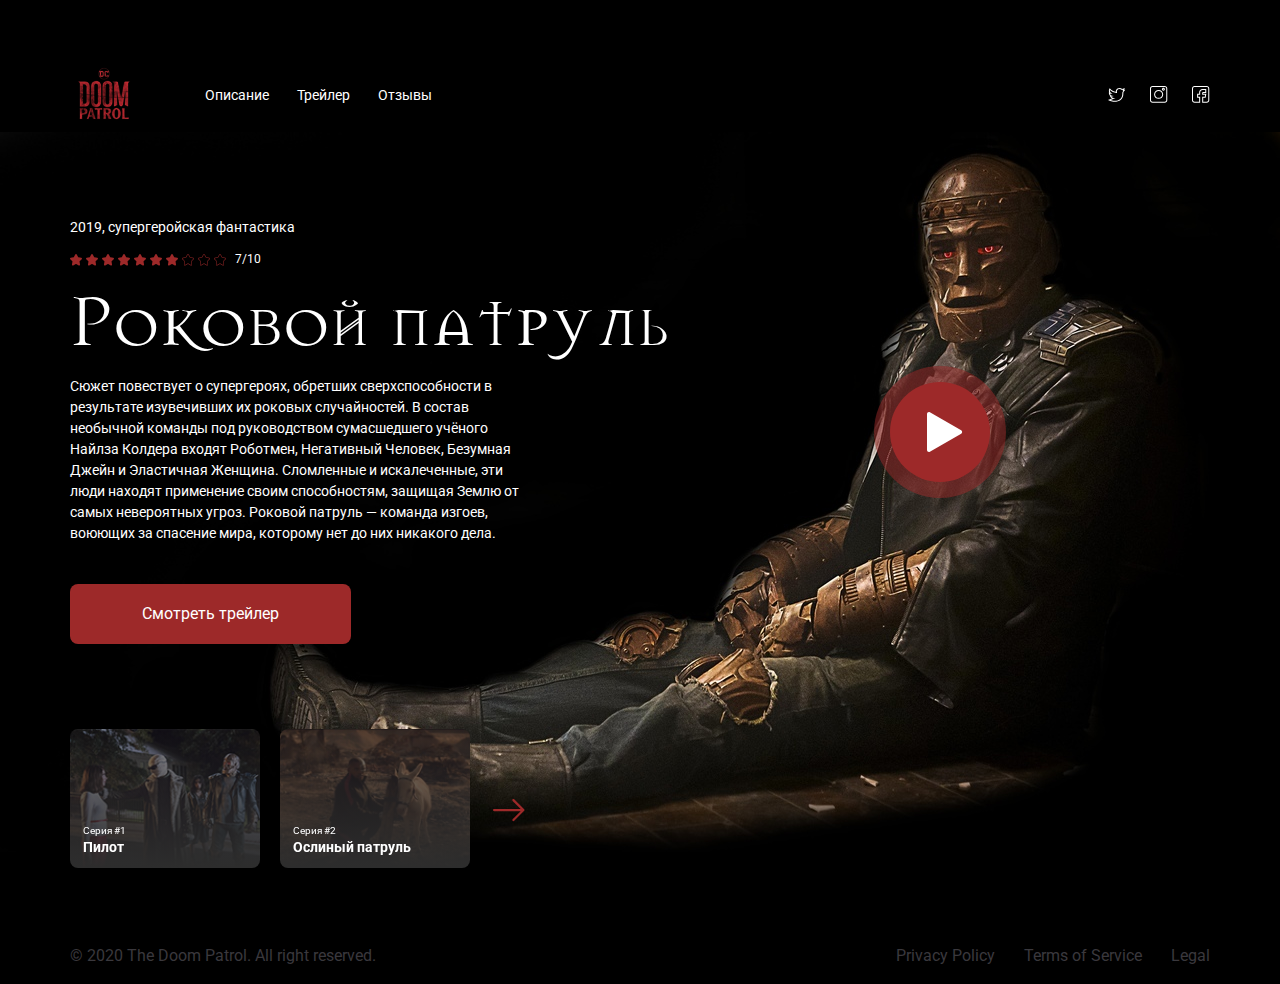
<file: index.html>
<!DOCTYPE html>
<html lang="ru">
<head>
    <meta charset="UTF-8">
    <meta name="viewport" content="width=device-width, initial-scale=1.0">
    <meta http-equiv="X-UA-Compatible" content="ie=edge">
    <title>Роковой патруль - неофициальный сайт сериала</title>
    <link href="https://fonts.googleapis.com/css?family=Roboto:400,700&display=swap&subset=cyrillic" rel="stylesheet">
    <link rel="stylesheet" href="css/reset.css">
    <link rel="stylesheet" href="./css/swiper.min.css">
    <link rel="stylesheet" href="css/jquery.fancybox.min.css">
    <link rel="stylesheet" href="css/style.css">
    <link rel="stylesheet" href="css/animate.css">
</head>
<body>

<header>

<div class="container">


<div class="header">
    <img src="img\partrol2.png" alt="логотип Роковой Патруль" class="logo">
    <nav class="menu-list">
        <a href="#" class="menu-link">Описание</a>
        <a href="#" class="menu-link">Трейлер</a>
        <a href="#" class="menu-link">Отзывы</a>
    </nav>

    <div class="social">
        <a href="#" class="social-link"><img src="img\social\twitter.svg" alt="twitter"></a>
        <a href="#" class="social-link"><img src="img\social\instagram.svg" alt="instagram"></a>
        <a href="#" class="social-link"><img src="img\social\facebook.svg" alt="facebook"></a>
    </div>
    <!-- /.social -->

</div>
<!-- /.header -->
<div class="menu-button"></div>
</div>
<!-- /.container -->

</header>

<main>
    <div class="container">
     <div class="main-content">
         <div class="content">
            <span class="genre animated fadeInRight">2019, супергеройская фантастика</span>

            <div class="rating animated fadeInRight">
                <div class="rating-stars">
                    <img src="img/star.svg" alt="star" class="star">
                    <img src="img/star.svg" alt="star" class="star">
                    <img src="img/star.svg" alt="star" class="star">
                    <img src="img/star.svg" alt="star" class="star">
                    <img src="img/star.svg" alt="star" class="star">
                    <img src="img/star.svg" alt="star" class="star">
                    <img src="img/star.svg" alt="star" class="star">
                    <img src="img/star-o.svg" alt="star-o" class="star">
                    <img src="img/star-o.svg" alt="star-o" class="star">
                    <img src="img/star-o.svg" alt="star-o" class="star">
                </div>
                <div class="rating-number ">7/10</div>
            </div>
            <!-- /.rating -->

            <h1 class="main-title animated fadeInRight">Роковой патруль</h1>

            <p class="main-description animated fadeInRight">
                Сюжет повествует о супергероях, обретших сверхспособности в результате изувечивших их роковых случайностей. В состав необычной команды под руководством сумасшедшего учёного Найлза Колдера входят Роботмен, Негативный Человек, Безумная Джейн и Эластичная Женщина. Сломленные и искалеченные, эти люди находят применение своим способностям, защищая Землю от самых невероятных угроз. Роковой патруль — команда изгоев, воюющих за спасение мира, которому нет до них никакого дела.  
            </p>
            
            <a data-fancybox href="https://www.youtube.com/watch?v=Zf_dxuICdPk" class="button animated fadeInRight">Смотреть трейлер</a>

         </div>
         <!-- /.content -->
         <button class="play">
             <a href="https://rezka.ag/series/drama/29976-rokovoy-patrul-2019.html#t:1-s:1-e:6" class="play-img"><img src="img/play.svg" alt="play"></a>
         </button>
         <!-- /.play -->
     </div>
     <!-- /.main-content --> 

<div class="series">
    <div class="swiper-container">
        <div class="swiper-wrapper">
            <div class="swiper-slide">
                <div class="card series-1">
                    <span class="card-subtitle">Серия #1</span>
                    <h2 class="card-title">Пилот</h2>
                </div>
            </div>
            <div class="swiper-slide">
                <div class="card series-2">
                    <span class="card-subtitle">Серия #2</span>
                    <h2 class="card-title">Ослиный патруль</h2>
                </div>
            </div>
            <div class="swiper-slide">
                <div class="card series-3">
                    <span class="card-subtitle">Серия #3</span>
                    <h2 class="card-title">Марионеточный патруль</h2>
                </div>
            </div>
            <div class="swiper-slide">
                <div class="card series-4">
                    <span class="card-subtitle">Серия #4</span>
                    <h2 class="card-title">Культовый патруль</h2>
                </div>
            </div>
            <div class="swiper-slide">
                <div class="card series-5">
                    <span class="card-subtitle">Серия #5</span>
                    <h2 class="card-title">Мохнатый патруль</h2>
                </div>
            </div>
            <div class="swiper-slide">
                <div class="card series-6">
                    <span class="card-subtitle">Серия #6</span>
                    <h2 class="card-title">Роковопатрульный патруль</h2>
                </div>
            </div>
            <div class="swiper-slide">
                <div class="card series-2">
                    <span class="card-subtitle">Серия #7</span>
                    <h2 class="card-title">Терапевтический патруль</h2>
                </div>
            </div>
            <div class="swiper-slide">
                <div class="card series-2">
                    <span class="card-subtitle">Серия #8</span>
                    <h2 class="card-title">Дэнни-патруль</h2>
                </div>
            </div>
            <div class="swiper-slide">
                <div class="card series-2">
                    <span class="card-subtitle">Серия #9</span>
                    <h2 class="card-title">Джейн-патруль</h2>
                </div>
            </div>
            <div class="swiper-slide">
                <div class="card series-2">
                    <span class="card-subtitle">Серия #10</span>
                    <h2 class="card-title">Волосяной патруль</h2>
                </div>
            </div>
            <div class="swiper-slide">
                <div class="card series-2">
                    <span class="card-subtitle">Серия #11</span>
                    <h2 class="card-title">Крокодилий патруль</h2>
                </div>
            </div>
            <div class="swiper-slide">
                <div class="card series-2">
                    <span class="card-subtitle">Серия #12</span>
                    <h2 class="card-title">Киборг-патруль</h2>
                </div>
            </div>
            <div class="swiper-slide">
                <div class="card series-2">
                    <span class="card-subtitle">Серия #13</span>
                    <h2 class="card-title">Кач-патруль</h2>
                </div>
            </div>
            <div class="swiper-slide">
                <div class="card series-2">
                    <span class="card-subtitle">Серия #14</span>
                    <h2 class="card-title">Предпоследний патруль</h2>
                </div>
            </div>
            <div class="swiper-slide">
                <div class="card series-2">
                    <span class="card-subtitle">Серия #15</span>
                    <h2 class="card-title">Тараканий патруль</h2>
                </div>
            </div>

        </div>
        
    </div>
        <button class="arrow"></button>
</div>

    </div>
    <!-- /.container -->
</main>

<footer class="footer">
    <div class="container">
        <div class="footer-content">
            <div class="left">
                <span class="copyright">© 2020 The Doom Patrol. All right reserved.</span>
            </div>
            <!-- /.left -->
            <div class="right">
                <nav class="footer-menu">
                    <a href="#" class="footer-link">Privacy Policy</a>
                    <a href="#" class="footer-link">Terms of Service</a>
                    <a href="#" class="footer-link">Legal</a>
                </nav>
            </div>
            <!-- /.right -->
        </div>
        <!-- /.footer-content -->
    </div>
    <!-- /.container -->
</footer>

<script src="https://cdn.jsdelivr.net/npm/jquery@3.4.1/dist/jquery.min.js"></script>
<script src="js/jquery.fancybox.min.js"></script>
<script src="js/swiper.min.js"></script>
<script src="js/main.js"></script>

    
</body>
</html>
</file>
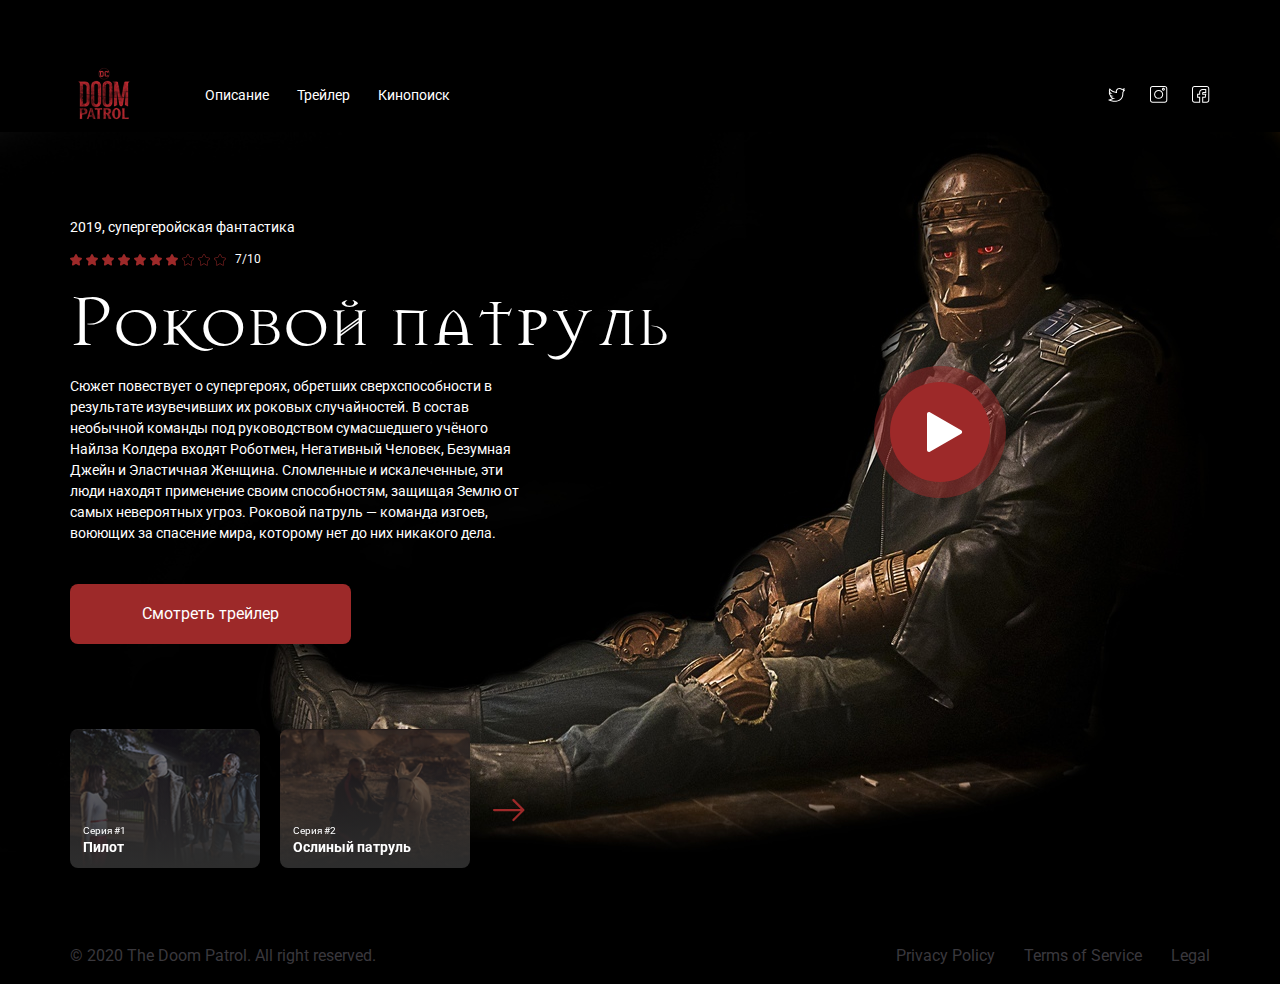
<file: MySite 2/index.html>
<!DOCTYPE html>
<html lang="ru">
<head>
    <meta charset="UTF-8">
    <meta name="viewport" content="width=device-width, initial-scale=1.0">
    <meta http-equiv="X-UA-Compatible" content="ie=edge">
    <title>Роковой патруль - неофициальный сайт сериала</title>
    <link href="https://fonts.googleapis.com/css?family=Roboto:400,700&display=swap&subset=cyrillic" rel="stylesheet">
    <link rel="stylesheet" href="css/reset.css">
    <link rel="stylesheet" href="./css/swiper.min.css">
    <link rel="stylesheet" href="css/jquery.fancybox.min.css">
    <link rel="stylesheet" href="css/style.css">
    <link rel="stylesheet" href="css/animate.css">
</head>
<body>

<header>

<div class="container">


<div class="header">
    <img src="img\partrol2.png" alt="логотип Роковой Патруль" class="logo">
    <nav class="menu-list">
        <a href="https://ru.wikipedia.org/wiki/%D0%A0%D0%BE%D0%BA%D0%BE%D0%B2%D0%BE%D0%B9_%D0%BF%D0%B0%D1%82%D1%80%D1%83%D0%BB%D1%8C_(%D1%82%D0%B5%D0%BB%D0%B5%D1%81%D0%B5%D1%80%D0%B8%D0%B0%D0%BB)" class="menu-link">Описание</a>
        <a data-fancybox href="https://www.youtube.com/watch?v=Zf_dxuICdPk" class="menu-link">Трейлер</a>
        <a href="https://www.kinopoisk.ru/film/1144179/" class="menu-link">Кинопоиск</a>
    </nav>

    <div class="social">
        <a href="https://vk.com/iloveyoumyfire" class="social-link"><img src="img\social\twitter.svg" alt="twitter"></a>
        <a href="https://vk.com/iloveyoumyfire" class="social-link"><img src="img\social\instagram.svg" alt="instagram"></a>
        <a href="https://vk.com/iloveyoumyfire" class="social-link"><img src="img\social\facebook.svg" alt="facebook"></a>
    </div>
    <!-- /.social -->

</div>
<!-- /.header -->
<div class="menu-button"></div>
</div>
<!-- /.container -->

</header>

<main>
    <div class="container">
     <div class="main-content">
         <div class="content">
            <span class="genre animated fadeInRight">2019, супергеройская фантастика</span>

            <div class="rating animated fadeInRight">
                <div class="rating-stars">
                    <img src="img/star.svg" alt="star" class="star">
                    <img src="img/star.svg" alt="star" class="star">
                    <img src="img/star.svg" alt="star" class="star">
                    <img src="img/star.svg" alt="star" class="star">
                    <img src="img/star.svg" alt="star" class="star">
                    <img src="img/star.svg" alt="star" class="star">
                    <img src="img/star.svg" alt="star" class="star">
                    <img src="img/star-o.svg" alt="star-o" class="star">
                    <img src="img/star-o.svg" alt="star-o" class="star">
                    <img src="img/star-o.svg" alt="star-o" class="star">
                </div>
                <div class="rating-number ">7/10</div>
            </div>
            <!-- /.rating -->

            <h1 class="main-title animated fadeInRight">Роковой патруль</h1>

            <p class="main-description animated fadeInRight">
                Сюжет повествует о супергероях, обретших сверхспособности в результате изувечивших их роковых случайностей. В состав необычной команды под руководством сумасшедшего учёного Найлза Колдера входят Роботмен, Негативный Человек, Безумная Джейн и Эластичная Женщина. Сломленные и искалеченные, эти люди находят применение своим способностям, защищая Землю от самых невероятных угроз. Роковой патруль — команда изгоев, воюющих за спасение мира, которому нет до них никакого дела.  
            </p>
            
            <a data-fancybox href="https://www.youtube.com/watch?v=Zf_dxuICdPk" class="button animated fadeInRight">Смотреть трейлер</a>

         </div>
         <!-- /.content -->
         <button class="play">
             <a href="https://api1577303211.embedstorage.net/embed/movie/5913" class="play-img"><img src="img/play.svg" alt="play"></a>
         </button>
         <!-- /.play -->
     </div>
     <!-- /.main-content --> 

<div class="series">
    <div class="swiper-container">
        <div class="swiper-wrapper">
            <div class="swiper-slide">
                <div class="card series-1">
                    <span class="card-subtitle">Серия #1</span>
                    <h2 class="card-title">Пилот</h2>
                </div>
            </div>
            <div class="swiper-slide">
                <div class="card series-2">
                    <span class="card-subtitle">Серия #2</span>
                    <h2 class="card-title">Ослиный патруль</h2>
                </div>
            </div>
            <div class="swiper-slide">
                <div class="card series-3">
                    <span class="card-subtitle">Серия #3</span>
                    <h2 class="card-title">Марионеточный патруль</h2>
                </div>
            </div>
            <div class="swiper-slide">
                <div class="card series-4">
                    <span class="card-subtitle">Серия #4</span>
                    <h2 class="card-title">Культовый патруль</h2>
                </div>
            </div>
            <div class="swiper-slide">
                <div class="card series-5">
                    <span class="card-subtitle">Серия #5</span>
                    <h2 class="card-title">Мохнатый патруль</h2>
                </div>
            </div>
            <div class="swiper-slide">
                <div class="card series-6">
                    <span class="card-subtitle">Серия #6</span>
                    <h2 class="card-title">Роковопатрульный патруль</h2>
                </div>
            </div>
            <div class="swiper-slide">
                <div class="card series-2">
                    <span class="card-subtitle">Серия #7</span>
                    <h2 class="card-title">Терапевтический патруль</h2>
                </div>
            </div>
            <div class="swiper-slide">
                <div class="card series-2">
                    <span class="card-subtitle">Серия #8</span>
                    <h2 class="card-title">Дэнни-патруль</h2>
                </div>
            </div>
            <div class="swiper-slide">
                <div class="card series-2">
                    <span class="card-subtitle">Серия #9</span>
                    <h2 class="card-title">Джейн-патруль</h2>
                </div>
            </div>
            <div class="swiper-slide">
                <div class="card series-2">
                    <span class="card-subtitle">Серия #10</span>
                    <h2 class="card-title">Волосяной патруль</h2>
                </div>
            </div>
            <div class="swiper-slide">
                <div class="card series-2">
                    <span class="card-subtitle">Серия #11</span>
                    <h2 class="card-title">Крокодилий патруль</h2>
                </div>
            </div>
            <div class="swiper-slide">
                <div class="card series-2">
                    <span class="card-subtitle">Серия #12</span>
                    <h2 class="card-title">Киборг-патруль</h2>
                </div>
            </div>
            <div class="swiper-slide">
                <div class="card series-2">
                    <span class="card-subtitle">Серия #13</span>
                    <h2 class="card-title">Кач-патруль</h2>
                </div>
            </div>
            <div class="swiper-slide">
                <div class="card series-2">
                    <span class="card-subtitle">Серия #14</span>
                    <h2 class="card-title">Предпоследний патруль</h2>
                </div>
            </div>
            <div class="swiper-slide">
                <div class="card series-2">
                    <span class="card-subtitle">Серия #15</span>
                    <h2 class="card-title">Тараканий патруль</h2>
                </div>
            </div>

        </div>
        
    </div>
        <button class="arrow"></button>
</div>

    </div>
    <!-- /.container -->
</main>

<footer class="footer">
    <div class="container">
        <div class="footer-content">
            <div class="left">
                <span class="copyright">© 2020 The Doom Patrol. All right reserved.</span>
            </div>
            <!-- /.left -->
            <div class="right">
                <nav class="footer-menu">
                    <a href="#" class="footer-link">Privacy Policy</a>
                    <a href="#" class="footer-link">Terms of Service</a>
                    <a href="#" class="footer-link">Legal</a>
                </nav>
            </div>
            <!-- /.right -->
        </div>
        <!-- /.footer-content -->
    </div>
    <!-- /.container -->
</footer>

<script src="https://cdn.jsdelivr.net/npm/jquery@3.4.1/dist/jquery.min.js"></script>
<script src="js/jquery.fancybox.min.js"></script>
<script src="js/swiper.min.js"></script>
<script src="js/main.js"></script>

    
</body>
</html>
</file>
<file: css/style.css>
@font-face {
    font-family: 'MasonChronicles';
    src: url('../fonts/MasonChronicles.woff') format('woff'),
         url('../fonts/MasonChronicles.woff2') format('woff2');
    font-weight: normal;
    font-style: normal;
  }
body {
    background-color:black ;
    font-family: 'Roboto', sans-serif;
    font-style: normal;
    font-weight: normal;
    color: #FFFFFF;
    min-height: 100vh;
    display: flex;
    flex-direction: column;
    justify-content: space-between;
    background-image: url('../img/kek7v2.jpg');
    background-repeat: no-repeat;
    background-position: center right 10%;
}
.container {
    width: 95%;
    max-width: 1140px;
    margin: auto;
}
.header {
    display: flex;
    align-items: center;
    justify-content: space-between;
    padding-top: 60px;
    margin-bottom: 90px;
}
.menu-list {
    margin: auto;
    margin-left: 67px;
}
.menu-link {
    font-size: 14px;
    line-height: 16px;
    color: #FFFFFF;
    text-decoration: none;
    margin-right: 24px;
}
.social-link {
    margin-left: 20px;
    text-decoration: none;
}
.genre {
    font-size: 14px;
    line-height: 16px;
    margin-bottom: 16px;
    display: block;
    animation-delay: 0.1s;
}
.rating {
    display: flex;
    align-items: center;
    margin-bottom: 10px;
    animation-delay: 0.3s;
}
.rating-number {
    font-size: 12px;
    line-height: 14px;
    margin-left: 9px;
}
.main-title {
    font-family: 'MasonChronicles', serif;
    font-size: 76px;
    line-height: 89px;
    margin-bottom: 10px;
    animation-delay: 0.5s;
}
.main-description {
    max-width: 458px;
    font-size: 14px;
    line-height: 150%;
    margin-bottom: 40px;
    animation-delay: 0.7s;
}
.button {
    text-decoration: none;
    display: inline-block;
    background-color: #9D2929;
    border-radius: 8px;
    color: #FFFFFF;
    border: none;
    padding: 22px 72px;
    animation-delay: 1s;
}
.button:active {
    color: #FFFFFF;
}
.main-content {
    display: flex;
    align-items: center;
    margin-bottom: 85px;
}
.play {
    display: flex;
    justify-content: center;
    align-items: center;
    background: #9D2929;
    width: 100px;
    height: 100px;
    border-radius: 50%;
    border: none;
    position: relative;
    margin: auto;
}
.play-img {
    position: relative;
    transform: translateX(5px);
}
.play:before {
    content: '';
    width: 132px;
    height: 132px;
    background: #9D2929;
    opacity: 0.5;
    position: absolute;
    border-radius: 50%;
    left: -16px;
    top: -16px;
    animation: pulse 0.5s ease-in-out 2s infinite;
}
/* slider */
.card {
    width: 164px;
    height: 113px;
    border-radius: 8px;
    display: flex;
    flex-direction: column;
    justify-content: flex-end;
    padding: 13px;
    margin-right: 30px;
}
.card-subtitle {
    font-size: 10px;
    line-height: 12px;
    margin-bottom: 2px;
}
.card-title {
    font-weight: bold;
    font-size: 14px;
    line-height: 16px;
}
.series {
    display: flex;
    align-items: center;
    margin-bottom: 60px;
    position: relative;
    max-width: 420px;
}
.series-1 {
    background: linear-gradient(180deg, rgba(20, 18, 24, 0.5) 0%, #2D2D2D 100%), url('../img/series/doom-12.jpg');
    background-repeat: no-repeat;
    background-size: cover;
    background-position: center center;
}
.series-2 {
    background: linear-gradient(180deg, rgba(20, 18, 24, 0.5) 0%, #2D2D2D 100%), url('../img/series/doom-13.jpg');
    background-repeat: no-repeat;
    background-size: cover;
    background-position: center center;
}
.series-3 {
    background: linear-gradient(180deg, rgba(20, 18, 24, 0.5) 0%, #2D2D2D 100%), url('../img/series/series-3v2.jpg');
    background-repeat: no-repeat;
    background-size: cover;
    background-position: center center;
}
.series-4 {
    background: linear-gradient(180deg, rgba(20, 18, 24, 0.5) 0%, #2D2D2D 100%), url('../img/series/series-4v2.jpg');
    background-repeat: no-repeat;
    background-size: cover;
    background-position: center center;
}
.series-5 {
    background: linear-gradient(180deg, rgba(20, 18, 24, 0.5) 0%, #2D2D2D 100%), url('../img/series/series-5.jpg');
    background-repeat: no-repeat;
    background-size: cover;
    background-position: center center;
}
.series-6 {
    background: linear-gradient(180deg, rgba(20, 18, 24, 0.5) 0%, #2D2D2D 100%), url('../img/series/series-6.jpg');
    background-repeat: no-repeat;
    background-size: cover;
    background-position: center center;
}
.arrow {
    width: 32px;
    height: 23px;
    border: none;
    background-image: url(../img/arrow.svg);
    background-repeat: no-repeat;
    background-position: center;
    background-color: transparent;
    position: absolute;
    top: 50%;
    right: -35px;
}
.swiper-container {
    max-width: 420px;
    margin-left: 0;

}
/* footer */
.footer {
    background-color: black;
    padding: 20px 0;
    margin-top: auto;
}
.footer-content {
    display: flex;
    align-items: center;
    justify-content: space-between;
}
.footer-link {
    text-decoration: none;
    color: #3A383D;
    margin-left: 25px;

}
.copyright {
    color: #3A383D;
}
.menu-button {
    display: none;
}
/* Responsive */
@media (max-width: 760px) {
.play {
    display: none;
    }
    .footer-content {
    flex-direction: column;
    align-items: flex-start;
    }
    .copyright {
        margin-bottom: 8px;
        display: block;
    }
    .footer-link:first-child {
        margin-left: 0;
    }
}
@media (max-width: 540px) {
    .menu-button {
        display: block;
        position: absolute;
        right: 35px;
        top: 40px;
        width: 30px;
        height: 2px;
        background-color: #fff;
        border: none;
        cursor: pointer;
    }
    .menu-button:before {
        content: '';
        display: block;
        position: absolute;
        position: absolute;
        top: 0;
        left: 0;
        width: 30px;
        height: 2px;
        background-color: #fff;
        transition: transform 0.2s;
        margin-top: -7px;
    }
    .menu-button:after {
        content: '';
        display: block;
        position: absolute;
        position: absolute;
        top: 0;
        left: 0;
        width: 30px;
        height: 2px;
        background-color: #fff;
        transition: transform 0.2s;
        margin-top: 7px;
    }
    .menu-button-active {
        height: 0;
    }
    .menu-button-active:before {
        transform: rotate(45deg);
        margin-top: 0;
    }
    .menu-button-active:after {
        transform: rotate(-45deg);
        margin-top: 0;
    }
    .header {
        display: none;
        flex-direction: column;
        position: absolute;
        right: 0;
        top: 0;
        background-color: #9D2929;
        width: 250px;
        padding-bottom: 40px;
    }
    .header-active {
        display: flex;
    }
    .logo {
        margin-bottom: 25px;
    }
    .menu-list {
        margin: auto;
        order: 2;
        display: flex;
        flex-direction: column;
        align-items: center;
    }
    .menu-link {
        margin-right: 0;
        margin-bottom: 17px;
    }
    .social {
        order: 1;
        margin-bottom: 22px;
    }
    .social-link:first-child {
    margin-left: 0;
    }
    .swiper-container {
        width: 80%;
    }
    .main-content {
        margin-top: 196px;
    }
    .main-title {
        font-size: 56px;
    }  
    .series {
        width: 80%;
    }
}
@media (max-width: 1600px) {
    body {
        background-image: url('../img/kek2.jpg');
    }
}
</file>
<file: MySite 2/css/style.css>
@font-face {
    font-family: 'MasonChronicles';
    src: url('../fonts/MasonChronicles.woff') format('woff'),
         url('../fonts/MasonChronicles.woff2') format('woff2');
    font-weight: normal;
    font-style: normal;
  }
body {
    background-color:black ;
    font-family: 'Roboto', sans-serif;
    font-style: normal;
    font-weight: normal;
    color: #FFFFFF;
    min-height: 100vh;
    display: flex;
    flex-direction: column;
    justify-content: space-between;
    background-image: url('../img/kek7v2.jpg');
    background-repeat: no-repeat;
    background-position: center right 10%;
}
.container {
    width: 95%;
    max-width: 1140px;
    margin: auto;
}
.header {
    display: flex;
    align-items: center;
    justify-content: space-between;
    padding-top: 60px;
    margin-bottom: 90px;
}
.menu-list {
    margin: auto;
    margin-left: 67px;
}
.menu-link {
    font-size: 14px;
    line-height: 16px;
    color: #FFFFFF;
    text-decoration: none;
    margin-right: 24px;
}
.social-link {
    margin-left: 20px;
    text-decoration: none;
}
.genre {
    font-size: 14px;
    line-height: 16px;
    margin-bottom: 16px;
    display: block;
    animation-delay: 0.1s;
}
.rating {
    display: flex;
    align-items: center;
    margin-bottom: 10px;
    animation-delay: 0.3s;
}
.rating-number {
    font-size: 12px;
    line-height: 14px;
    margin-left: 9px;
}
.main-title {
    font-family: 'MasonChronicles', serif;
    font-size: 76px;
    line-height: 89px;
    margin-bottom: 10px;
    animation-delay: 0.5s;
}
.main-description {
    max-width: 458px;
    font-size: 14px;
    line-height: 150%;
    margin-bottom: 40px;
    animation-delay: 0.7s;
}
.button {
    text-decoration: none;
    display: inline-block;
    background-color: #9D2929;
    border-radius: 8px;
    color: #FFFFFF;
    border: none;
    padding: 22px 72px;
    animation-delay: 1s;
}
.button:active {
    color: #FFFFFF;
}
.main-content {
    display: flex;
    align-items: center;
    margin-bottom: 85px;
}
.play {
    display: flex;
    justify-content: center;
    align-items: center;
    background: #9D2929;
    width: 100px;
    height: 100px;
    border-radius: 50%;
    border: none;
    position: relative;
    margin: auto;
}
.play-img {
    position: relative;
    transform: translateX(5px);
}
.play:before {
    content: '';
    width: 132px;
    height: 132px;
    background: #9D2929;
    opacity: 0.5;
    position: absolute;
    border-radius: 50%;
    left: -16px;
    top: -16px;
    animation: pulse 0.5s ease-in-out 2s infinite;
}
/* slider */
.card {
    width: 164px;
    height: 113px;
    border-radius: 8px;
    display: flex;
    flex-direction: column;
    justify-content: flex-end;
    padding: 13px;
    margin-right: 30px;
}
.card-subtitle {
    font-size: 10px;
    line-height: 12px;
    margin-bottom: 2px;
}
.card-title {
    font-weight: bold;
    font-size: 14px;
    line-height: 16px;
}
.series {
    display: flex;
    align-items: center;
    margin-bottom: 60px;
    position: relative;
    max-width: 420px;
}
.series-1 {
    background: linear-gradient(180deg, rgba(20, 18, 24, 0.5) 0%, #2D2D2D 100%), url('../img/series/doom-12.jpg');
    background-repeat: no-repeat;
    background-size: cover;
    background-position: center center;
}
.series-2 {
    background: linear-gradient(180deg, rgba(20, 18, 24, 0.5) 0%, #2D2D2D 100%), url('../img/series/doom-13.jpg');
    background-repeat: no-repeat;
    background-size: cover;
    background-position: center center;
}
.series-3 {
    background: linear-gradient(180deg, rgba(20, 18, 24, 0.5) 0%, #2D2D2D 100%), url('../img/series/series-3v2.jpg');
    background-repeat: no-repeat;
    background-size: cover;
    background-position: center center;
}
.series-4 {
    background: linear-gradient(180deg, rgba(20, 18, 24, 0.5) 0%, #2D2D2D 100%), url('../img/series/series-4v2.jpg');
    background-repeat: no-repeat;
    background-size: cover;
    background-position: center center;
}
.series-5 {
    background: linear-gradient(180deg, rgba(20, 18, 24, 0.5) 0%, #2D2D2D 100%), url('../img/series/series-5.jpg');
    background-repeat: no-repeat;
    background-size: cover;
    background-position: center center;
}
.series-6 {
    background: linear-gradient(180deg, rgba(20, 18, 24, 0.5) 0%, #2D2D2D 100%), url('../img/series/series-6.jpg');
    background-repeat: no-repeat;
    background-size: cover;
    background-position: center center;
}
.arrow {
    width: 32px;
    height: 23px;
    border: none;
    background-image: url(../img/arrow.svg);
    background-repeat: no-repeat;
    background-position: center;
    background-color: transparent;
    position: absolute;
    top: 50%;
    right: -35px;
}
.swiper-container {
    max-width: 420px;
    margin-left: 0;

}
/* footer */
.footer {
    background-color: black;
    padding: 20px 0;
    margin-top: auto;
}
.footer-content {
    display: flex;
    align-items: center;
    justify-content: space-between;
}
.footer-link {
    text-decoration: none;
    color: #3A383D;
    margin-left: 25px;

}
.copyright {
    color: #3A383D;
}
.menu-button {
    display: none;
}
/* Responsive */
@media (max-width: 760px) {
.play {
    display: none;
    }
    .footer-content {
    flex-direction: column;
    align-items: flex-start;
    }
    .copyright {
        margin-bottom: 8px;
        display: block;
    }
    .footer-link:first-child {
        margin-left: 0;
    }
}
@media (max-width: 540px) {
    .menu-button {
        display: block;
        position: absolute;
        right: 35px;
        top: 40px;
        width: 30px;
        height: 2px;
        background-color: #fff;
        border: none;
        cursor: pointer;
    }
    .menu-button:before {
        content: '';
        display: block;
        position: absolute;
        position: absolute;
        top: 0;
        left: 0;
        width: 30px;
        height: 2px;
        background-color: #fff;
        transition: transform 0.2s;
        margin-top: -7px;
    }
    .menu-button:after {
        content: '';
        display: block;
        position: absolute;
        position: absolute;
        top: 0;
        left: 0;
        width: 30px;
        height: 2px;
        background-color: #fff;
        transition: transform 0.2s;
        margin-top: 7px;
    }
    .menu-button-active {
        height: 0;
    }
    .menu-button-active:before {
        transform: rotate(45deg);
        margin-top: 0;
    }
    .menu-button-active:after {
        transform: rotate(-45deg);
        margin-top: 0;
    }
    .header {
        display: none;
        flex-direction: column;
        position: absolute;
        right: 0;
        top: 0;
        background-color: #9D2929;
        width: 250px;
        padding-bottom: 40px;
    }
    .header-active {
        display: flex;
    }
    .logo {
        margin-bottom: 25px;
    }
    .menu-list {
        margin: auto;
        order: 2;
        display: flex;
        flex-direction: column;
        align-items: center;
    }
    .menu-link {
        margin-right: 0;
        margin-bottom: 17px;
    }
    .social {
        order: 1;
        margin-bottom: 22px;
    }
    .social-link:first-child {
    margin-left: 0;
    }
    .swiper-container {
        width: 80%;
    }
    .main-content {
        margin-top: 196px;
    }
    .main-title {
        font-size: 56px;
    }  
    .series {
        width: 80%;
    }
}
@media (max-width: 1600px) {
    body {
        background-image: url('../img/kek2.jpg');
    }
}
</file>
